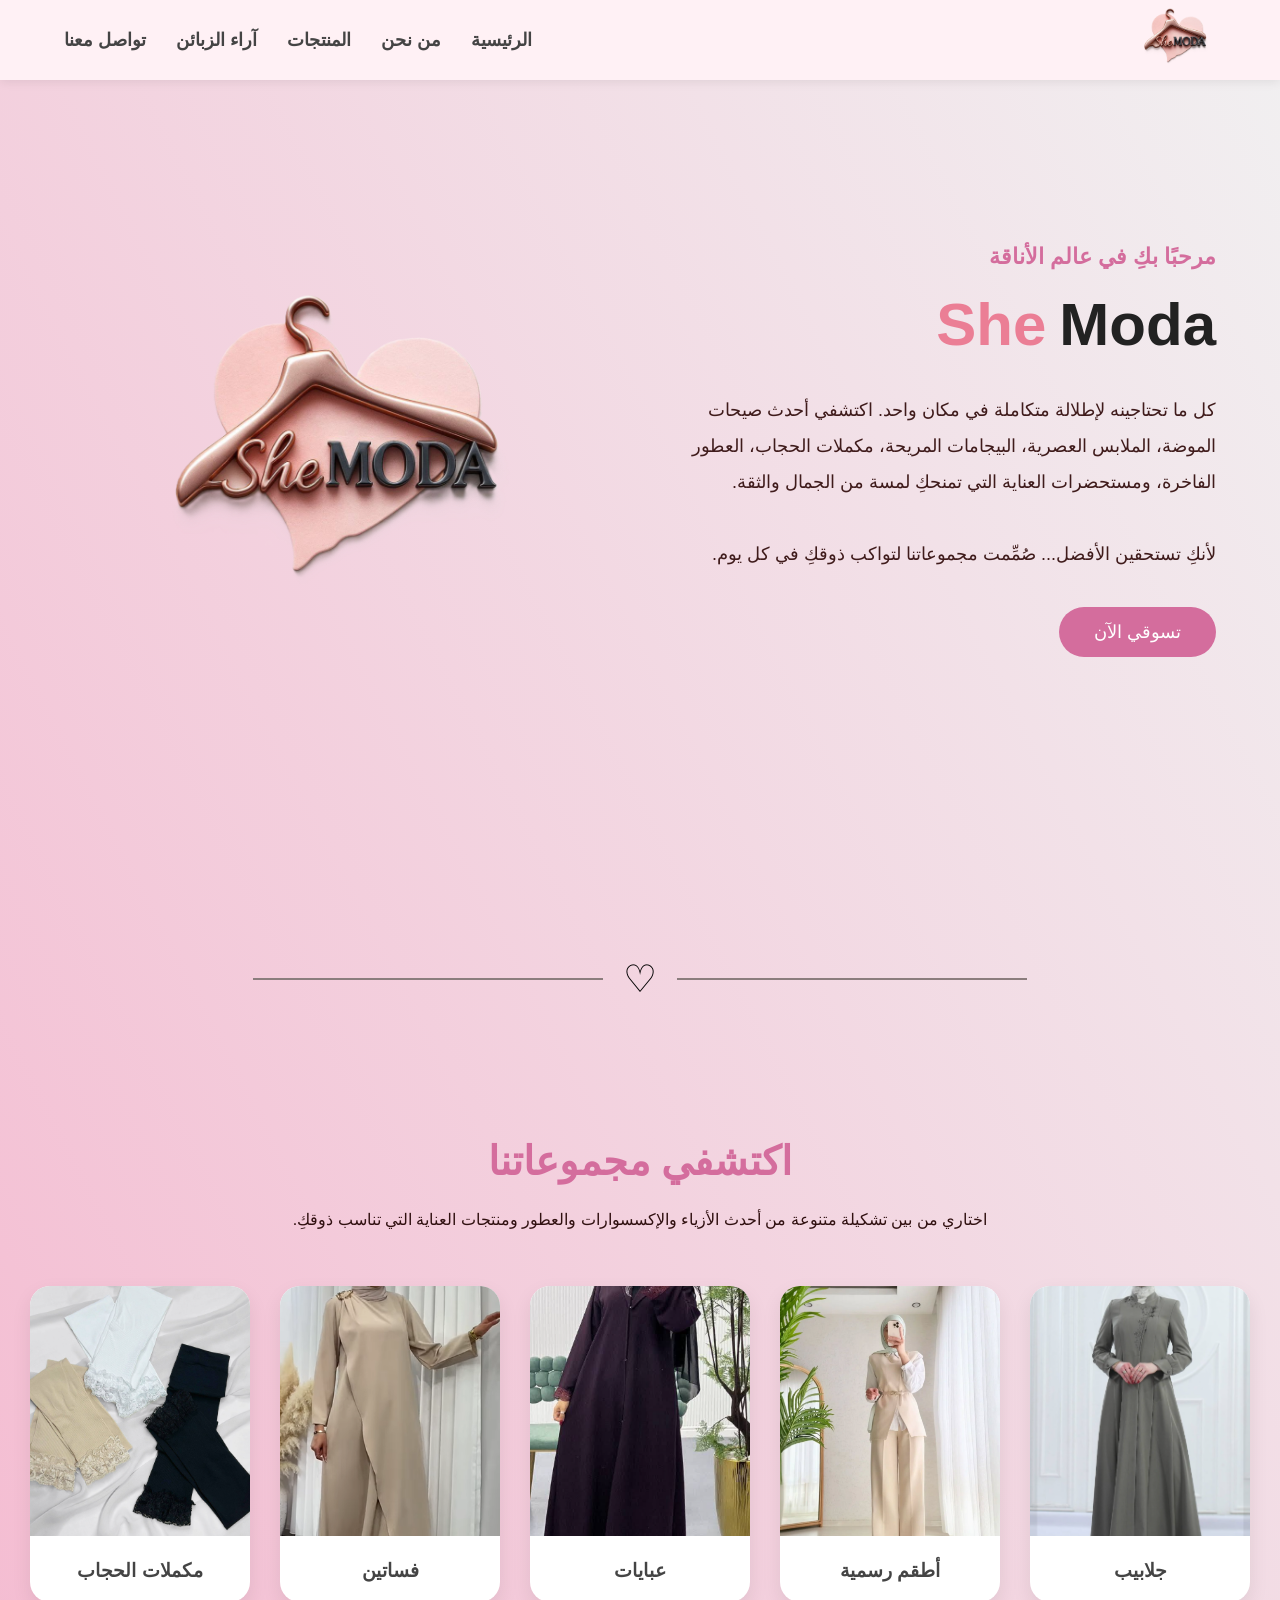
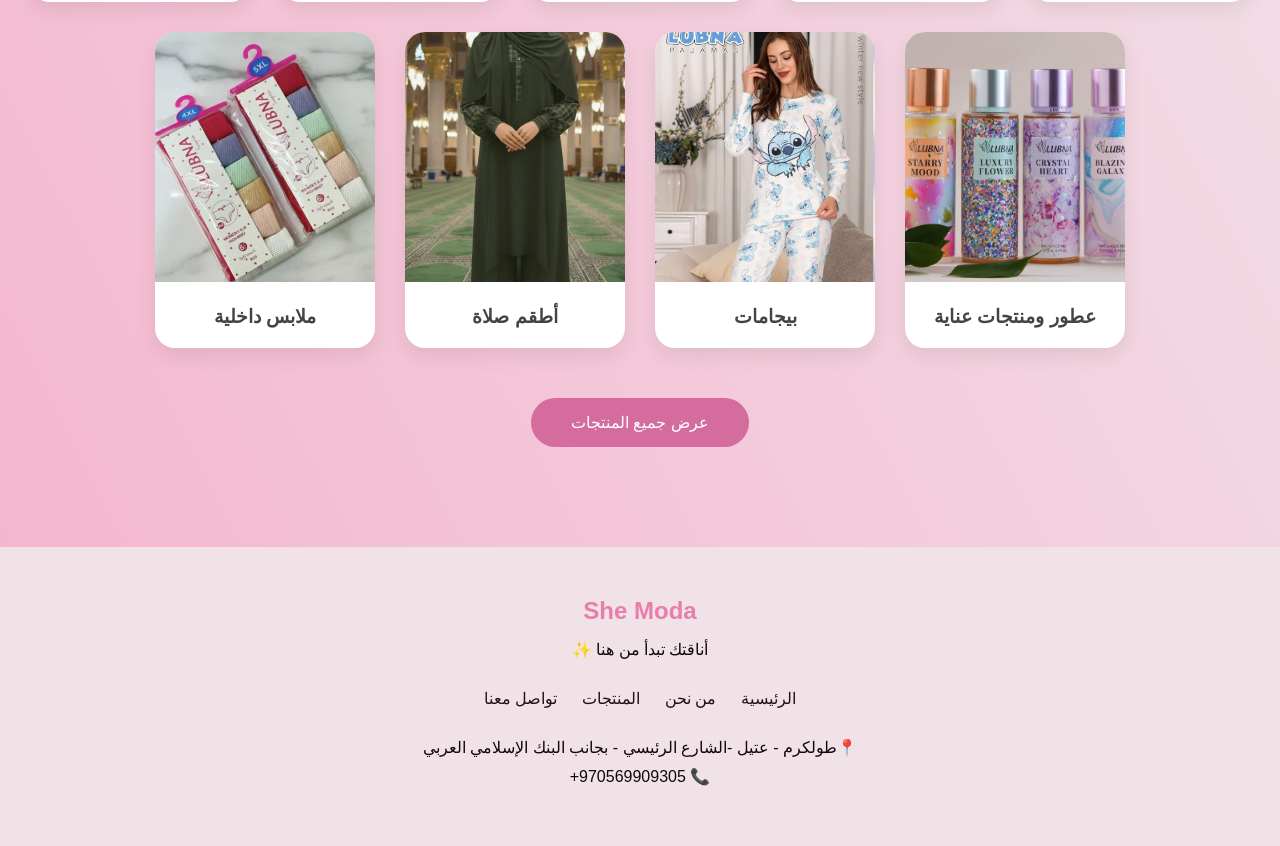
<file: index.html>
<!DOCTYPE html>
<html lang="ar" dir="rtl">
<head>
    <meta charset="UTF-8">
    <meta name="viewport" content="width=device-width, initial-scale=1.0">
    <title>she moda</title>
    <link rel="icon" type="image/png" href="Untitled.png">
    <link rel="stylesheet" href="style.css">
    <link rel="stylesheet" href="https://cdnjs.cloudflare.com/ajax/libs/font-awesome/6.5.2/css/all.min.css">
</head>
<body>

    <!-- Header -->
    <header>
        <nav class="container">
            <div class="logo">
                <img src="Untitled.png" alt="Logo">
            </div>
           <div class="menu-btn" id="menu-btn">
    <i class="fas fa-bars"></i>
</div>

<ul id="menu">
                <li><a href="#Home">الرئيسية</a></li>
                <li><a href="about.html">من نحن</a></li>
                <li><a href="products.html">المنتجات</a></li>
                <li><a href="customers.html">آراء الزبائن</a></li>
                <li><a href="contact.html">تواصل معنا</a></li>
            </ul>

        </nav>
    </header>

    <!-- Home -->

    <section id="Home" class="container">

        <div class="text">

            <h4>مرحبًا بكِ في عالم الأناقة</h4>

            <h1 class="brand-name">
    <span class="pink">She</span>
    <span class="black">Moda</span>
</h1>

            <p>
                كل ما تحتاجينه لإطلالة متكاملة في مكان واحد.
                اكتشفي أحدث صيحات الموضة، الملابس العصرية،
                البيجامات المريحة، مكملات الحجاب، العطور الفاخرة،
                ومستحضرات العناية التي تمنحكِ لمسة من الجمال والثقة.
                <br><br>
                لأنكِ تستحقين الأفضل...
                صُمِّمت مجموعاتنا لتواكب ذوقكِ في كل يوم.
            </p>

            <a href="products.html" class="btn">تسوقي الآن</a>

        </div>

        <div class="image">
            <img src="Untitled.png" alt="Fashion">
        </div>

    </section>

    <div class="divider">
    <span></span>
    <div class="heart">♡</div>
    <span></span>
</div>
    
    <section id="Categories">

    <h2 class="section-title">اكتشفي مجموعاتنا</h2>

    <p class="section-text">
        اختاري من بين تشكيلة متنوعة من أحدث الأزياء والإكسسوارات
        والعطور ومنتجات العناية التي تناسب ذوقكِ.
    </p>

    <div class="cards">

        <div class="card">
            <img src="جلباب.png" alt="">
            <h3>جلابيب</h3>
        </div>

        <div class="card">
            <img src="طقم.png" alt="">
            <h3>أطقم رسمية</h3>
        </div>

        <div class="card">
            <img src="عباية.png" alt="">
            <h3>عبايات</h3>
        </div>

        <div class="card">
            <img src="فستان.png" alt="">
            <h3>فساتين</h3>
        </div>

        <div class="card">
            <img src="معاصم.png" alt="">
            <h3>مكملات الحجاب</h3>
        </div>

        <div class="card">
            <img src="عطر.png" alt="">
            <h3>عطور ومنتجات عناية</h3>
        </div>

        <div class="card">
            <img src="بيجامة.png" alt="">
            <h3>بيجامات</h3>
        </div>

        <div class="card">
            <img src="اطقم صلاة.png" alt="">
            <h3>أطقم صلاة</h3>
        </div>

        <div class="card">
            <img src="ملابس داخلية.png" alt="">
            <h3>ملابس داخلية</h3>
        </div>
    </div>

    <a href="products.html" class="shop-btn">
        عرض جميع المنتجات
    </a>

</section>

<footer>

    <div class="footer-content">

        <h2>She Moda</h2>

        <p>أناقتك تبدأ من هنا ✨</p>

        <ul>

            <li><a href="#Home">الرئيسية</a></li>

            <li><a href="about.html">من نحن</a></li>

            <li><a href="products.html">المنتجات</a></li>

            <li><a href="contact.html">تواصل معنا</a></li>

        </ul>

        <p>📍طولكرم - عتيل -الشارع الرئيسي - بجانب البنك الإسلامي العربي</p>
        <p>📞 970569909305+ </p>

    </div>

</footer>
<script src="script.js"></script>
</body>
</html>
</file>
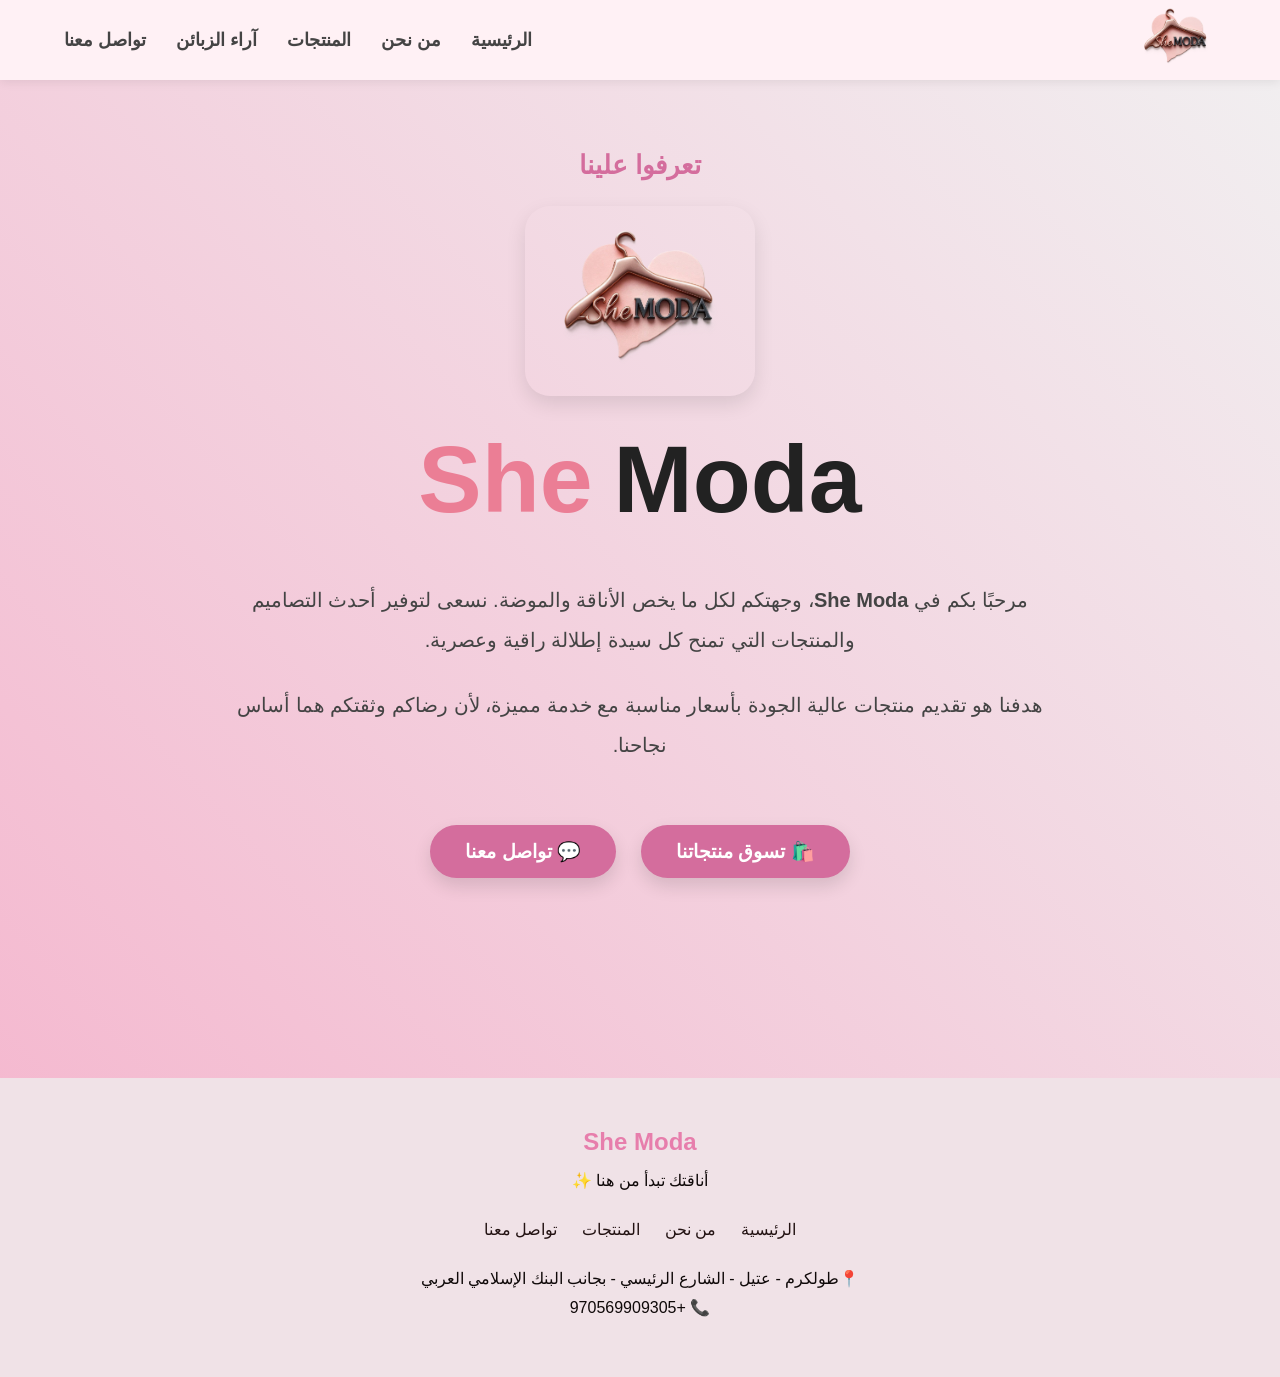
<file: about.html>
<!DOCTYPE html>
<html lang="ar" dir="rtl">

<head>

    <meta charset="UTF-8">
    <meta name="viewport" content="width=device-width, initial-scale=1.0">

    <title>من نحن | She Moda</title>
    <link rel="icon" type="image/png" href="Untitled.png">

    <link rel="stylesheet" href="style.css">
<link rel="stylesheet" href="https://cdnjs.cloudflare.com/ajax/libs/font-awesome/6.5.2/css/all.min.css">
</head>

<body>

<header>

    <nav class="container">

        <div class="logo">

            <img src="Untitled.png" alt="Logo">

        </div>
<div class="menu-btn" id="menu-btn">
    <i class="fas fa-bars"></i>
</div>

<ul id="menu">
            <li><a href="index.html">الرئيسية</a></li>
            <li><a href="about.html">من نحن</a></li>
            <li><a href="products.html">المنتجات</a></li>
            <li><a href="customers.html">آراء الزبائن</a></li>
            <li><a href="contact.html">تواصل معنا</a></li>

        </ul>

    </nav>

</header>


<section class="about-page container">

    <h4>تعرفوا علينا</h4>

    <img src="Untitled.png" alt="She Moda" class="about-image">

    <h1 class="brand-name">

        <span class="pink">She</span>

        <span class="black">Moda</span>

    </h1>

    <p>

        مرحبًا بكم في <strong>She Moda</strong>،

        وجهتكم لكل ما يخص الأناقة والموضة.

        نسعى لتوفير أحدث التصاميم والمنتجات
        التي تمنح كل سيدة إطلالة راقية وعصرية.

    </p>

    <p>

        هدفنا هو تقديم منتجات عالية الجودة
        بأسعار مناسبة مع خدمة مميزة،
        لأن رضاكم وثقتكم هما أساس نجاحنا.

    </p>

    <div class="about-buttons">

    <a href="products.html" class="about-btn">
        🛍️ تسوق منتجاتنا
    </a>

    <a href="contact.html" class="about-btn">
        💬 تواصل معنا
    </a>

</div>
</section>


<footer>

    <div class="footer-content">

        <h2>She Moda</h2>

        <p>أناقتك تبدأ من هنا ✨</p>

        <ul>

            <li><a href="index.html">الرئيسية</a></li>
            <li><a href="about.html">من نحن</a></li>
            <li><a href="products.html">المنتجات</a></li>
            <li><a href="contact.html">تواصل معنا</a></li>

        </ul>

        <p>📍طولكرم - عتيل - الشارع الرئيسي - بجانب البنك الإسلامي العربي</p>

        <p>📞 +970569909305</p>

    </div>

</footer>
<script src="script.js"></script>
</body>

</html>
</file>
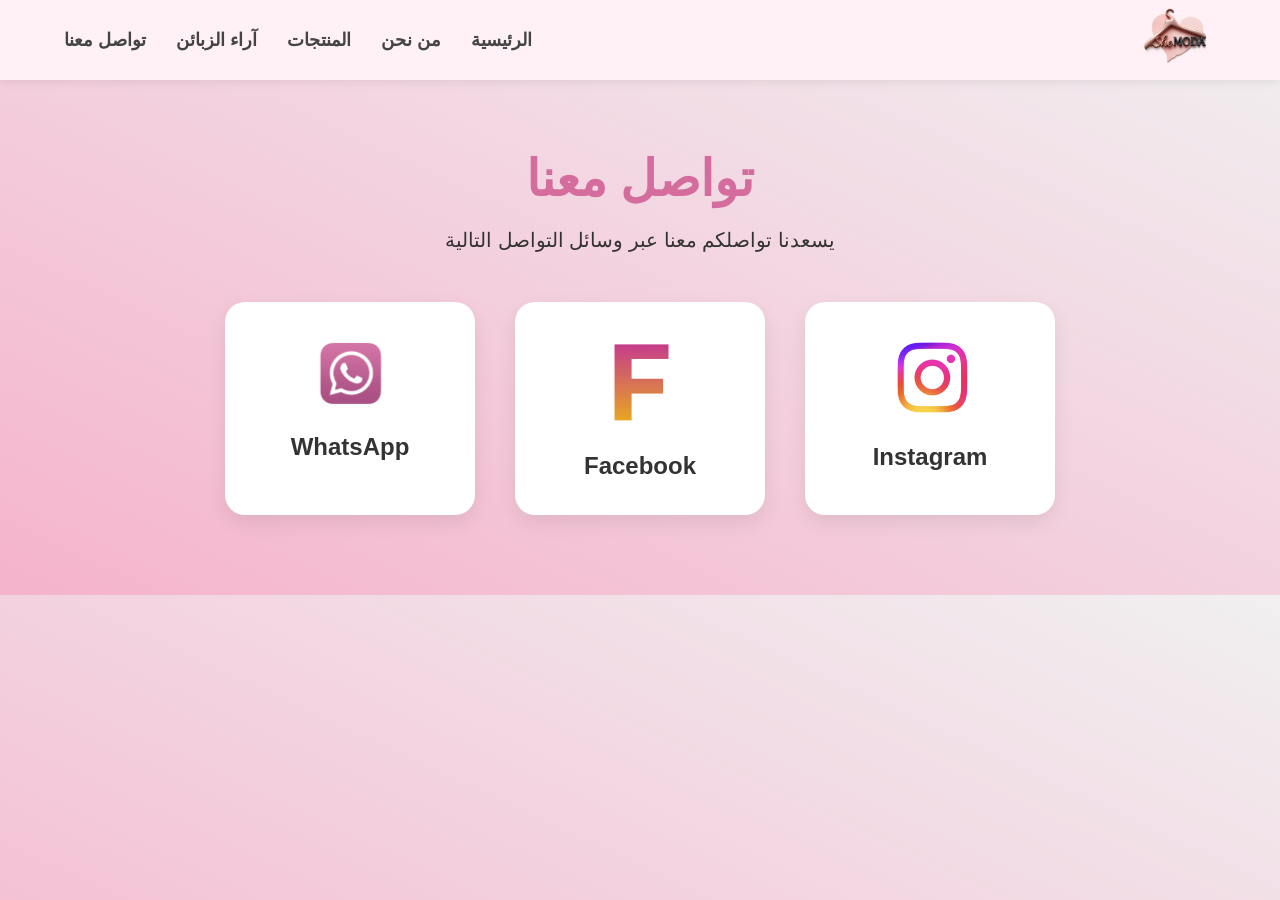
<file: contact.html>
<!DOCTYPE html>
<html lang="ar" dir="rtl">

<head>

    <meta charset="UTF-8">
    <meta name="viewport" content="width=device-width, initial-scale=1.0">

    <title> تواصل معنا | She Moda</title>
    <link rel="icon" type="image/png" href="Untitled.png">

    <link rel="stylesheet" href="style.css">
<link rel="stylesheet" href="https://cdnjs.cloudflare.com/ajax/libs/font-awesome/6.5.2/css/all.min.css">
</head>

<body>

<header>

    <nav class="container">

        <div class="logo">

            <img src="Untitled.png" alt="Logo">

        </div>
<div class="menu-btn" id="menu-btn">
    <i class="fas fa-bars"></i>
</div>

<ul id="menu">
            <li><a href="index.html">الرئيسية</a></li>
            <li><a href="about.html">من نحن</a></li>
            <li><a href="products.html">المنتجات</a></li>
            <li><a href="customers.html">آراء الزبائن</a></li>
            <li><a href="contact.html">تواصل معنا</a></li>

        </ul>

    </nav>

</header>
<section class="contact-page container">

    <h1>تواصل معنا</h1>

    <p class="contact-text">
        يسعدنا تواصلكم معنا عبر وسائل التواصل التالية
    </p>

    <div class="social-cards">

        <a href="https://www.instagram.com/she.moda.group?igsh=OG0wYmNodDY1dnM=" target="_blank" class="social-card">

            <img src="instagram.png" alt="Instagram">

            <h3>Instagram</h3>

        </a>

        <a href="https://www.facebook.com/She.Moda.Group/photos" target="_blank" class="social-card">

            <img src="facebook.png" alt="Facebook">

            <h3>Facebook</h3>

        </a>

        <a href="https://api.whatsapp.com/send?phone=%2B970569909305&token=eyJhbGciOiJFUzI1NiIsInR5cCI6IkpXVCIsImtpZCI6IjEyNSJ9.[base64].u3F3E8MewkJwx2NNceVgbL-HNAmA8Y5CCBjPDlzE9UhqcDaIs8OXhRFOFUPEd1BvoHDDCs4w7HpSyFc81YOrUg&fbclid=IwY2xjawS8xJpleHRuA2FlbQIxMABicmlkETE1SkNiNmRrS1BybXBEdFlxc3J0YwZhcHBfaWQQMjIyMDM5MTc4ODIwMDg5MgABHiJ0N8XbLPL49u-ZOIJgEOUvhKcHMmBLAdCSk5gRMd-gA6bZqy2-h3lwemlQ_aem_nci45s3Pz2p_QR6BsUehBA" target="_blank" class="social-card">

            <img src="whatsapp.png" alt="WhatsApp">

            <h3>WhatsApp</h3>

        </a>


    </div>

</section>
<script src="script.js"></script>
</body>
</html>
</file>
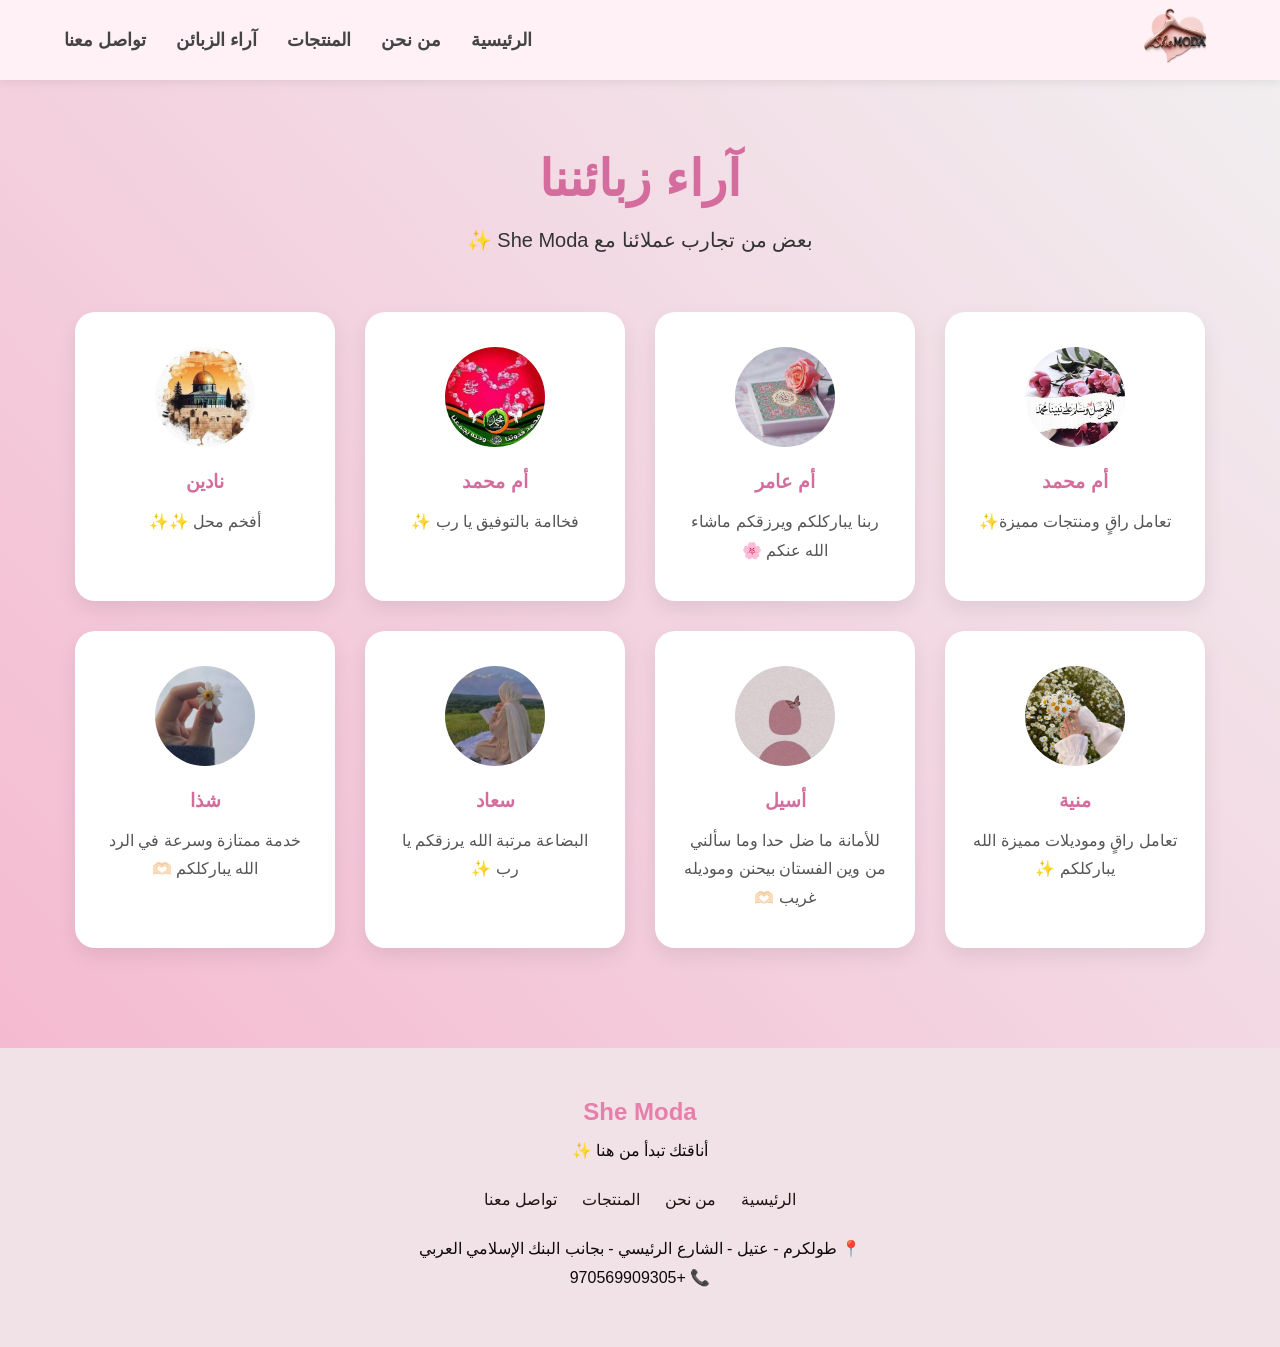
<file: customers.html>
<!DOCTYPE html>
<html lang="ar" dir="rtl">

<head>

    <meta charset="UTF-8">
    <meta name="viewport" content="width=device-width, initial-scale=1.0">

    <title>آراء الزبائن | She Moda</title>
    <link rel="icon" type="image/png" href="Untitled.png">

    <link rel="stylesheet" href="style.css">
<link rel="stylesheet" href="https://cdnjs.cloudflare.com/ajax/libs/font-awesome/6.5.2/css/all.min.css">
</head>

<body>


<header>

    <nav class="container">

        <div class="logo">
            <img src="Untitled.png" alt="Logo">
        </div>
<div class="menu-btn" id="menu-btn">
    <i class="fas fa-bars"></i>
</div>

<ul id="menu">

            <li><a href="index.html">الرئيسية</a></li>
            <li><a href="about.html">من نحن</a></li>
            <li><a href="products.html">المنتجات</a></li>
            <li><a href="customers.html">آراء الزبائن</a></li>
            <li><a href="contact.html">تواصل معنا</a></li>

        </ul>

    </nav>

</header>



<section class="customers-page container">

    <h1>آراء زبائننا</h1>

    <p class="customers-intro">
        بعض من تجارب عملائنا مع She Moda ✨
    </p>


    <div class="customer-cards">


        <div class="customer-card">

            <img src="ام محمد.png">

            <h3>أم محمد</h3>

            <p> 
                تعامل راقٍ ومنتجات مميزة✨
        </p>
               

        </div>



        <div class="customer-card">

            <img src="ام عامر.png">

            <h3>أم عامر</h3>

            <p>
ربنا يباركلكم ويرزقكم ماشاء الله عنكم    🌸         </p>

        </div>



        <div class="customer-card">

            <img src="ام محمدد.png">

            <h3>أم محمد</h3>

            <p>
فخاامة بالتوفيق يا رب   ✨          </p>

        </div>



        <div class="customer-card">

            <img src="ام الاسيد.png">

            <h3> نادين</h3>

            <p>
أفخم محل    ✨✨         </p>

        </div>



        <div class="customer-card">

            <img src="منية.png">

            <h3>منية</h3>

            <p>
                تعامل راقٍ وموديلات مميزة
                الله يباركلكم  ✨
            </p>

        </div>



        <div class="customer-card">

            <img src="سعاد.png">

            <h3>أسيل</h3>

            <p>
للأمانة ما ضل حدا وما سألني من وين الفستان بيحنن وموديله غريب    🫶🏻         </p>

        </div>



        <div class="customer-card">

            <img src="شذا.png">

            <h3>سعاد</h3>

            <p>
البضاعة مرتبة الله يرزقكم يا رب      ✨       </p>

        </div>



        <div class="customer-card">

            <img src="اسيل.png">

            <h3>شذا</h3>

            <p>
                خدمة ممتازة وسرعة في الرد الله يباركلكم 🫶🏻
            </p>

        </div>


    </div>


</section>



<footer>

    <div class="footer-content">

        <h2>She Moda</h2>

        <p>أناقتك تبدأ من هنا ✨</p>

        <ul>

            <li><a href="index.html">الرئيسية</a></li>

            <li><a href="about.html">من نحن</a></li>

            <li><a href="products.html">المنتجات</a></li>

            <li><a href="contact.html">تواصل معنا</a></li>

        </ul>

        <p>📍 طولكرم - عتيل - الشارع الرئيسي - بجانب البنك الإسلامي العربي</p>

        <p>📞 +970569909305</p>

    </div>

</footer>

<script src="script.js"></script>
</body>

</html>
</file>
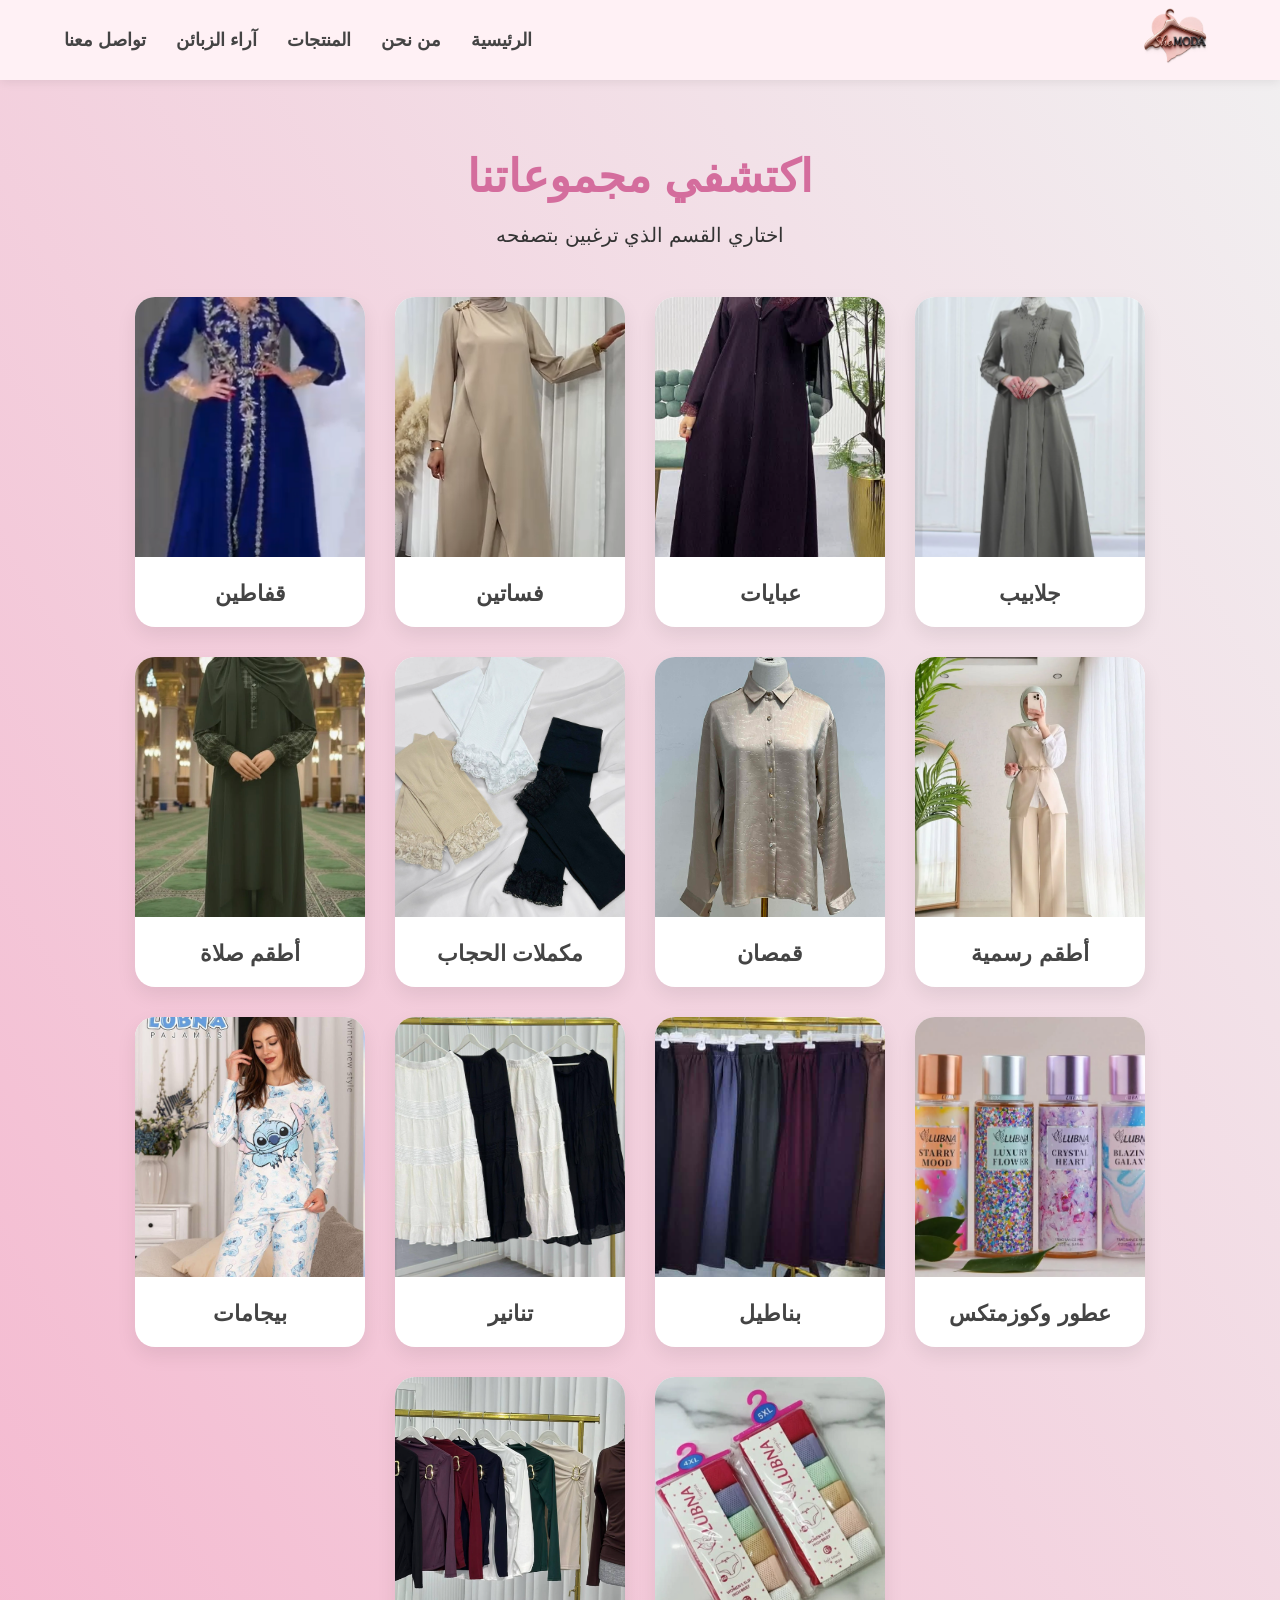
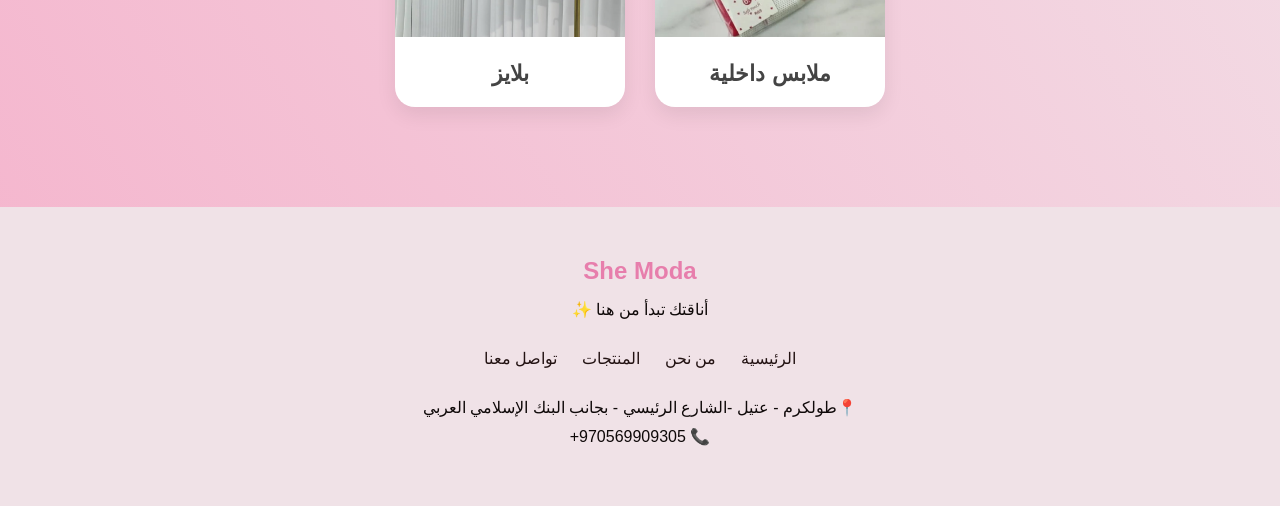
<file: products.html>
<!DOCTYPE html>
<html lang="ar" dir="rtl">

<head>

<meta charset="UTF-8">
<meta name="viewport" content="width=device-width, initial-scale=1.0">

<title>المنتجات | She Moda</title>

<link rel="icon" type="image/png" href="Untitled.png">

<link rel="stylesheet" href="style.css">

<link rel="stylesheet" href="https://cdnjs.cloudflare.com/ajax/libs/font-awesome/6.5.2/css/all.min.css">

</head>


<body>


<!-- Header -->

<header>

<nav class="container">


<div class="logo">

<img src="Untitled.png" alt="Logo">

</div>


<div class="menu-btn" id="menu-btn">

<i class="fas fa-bars"></i>

</div>



<ul id="menu">


<li>
<a href="index.html">الرئيسية</a>
</li>


<li>
<a href="about.html">من نحن</a>
</li>


<li>
<a href="products.html">المنتجات</a>
</li>


<li>
<a href="customers.html">آراء الزبائن</a>
</li>


<li>
<a href="contact.html">تواصل معنا</a>
</li>


</ul>


</nav>

</header>




<!-- Products -->

<section class="products-page container">


<h1 class="products-title">
اكتشفي مجموعاتنا
</h1>


<p class="products-description">

اختاري القسم الذي ترغبين بتصفحه

</p>



<div class="category-grid">



<div class="category-card" onclick="showCategory('jalabib')">

<img src="جلباب.png">

<h3>
جلابيب
</h3>

</div>



<div class="category-card" onclick="showCategory('abayat')">

<img src="عباية.png">

<h3>
عبايات
</h3>

</div>


<div class="category-card" onclick="showCategory('dresses')">

<img src="فستان.png">

<h3>
فساتين
</h3>

</div>


<div class="category-card" onclick="showCategory('caftan')">

<img src="قفطان.png">

<h3>
قفاطين
</h3>

</div>



<div class="category-card" onclick="showCategory('formal-sets')">

<img src="طقم.png">

<h3>
أطقم رسمية
</h3>

</div>



<div class="category-card" onclick="showCategory('SHIRT')">
<img src="1 (21).jpg">

<h3>
قمصان
</h3>

</div>



<div class="category-card" onclick="showCategory('hijab-accessories')">
    <img src="معاصم.png">
    <h3>مكملات الحجاب</h3>
</div>



<div class="category-card" onclick="showCategory('prayer-sets')">

<img src="اطقم صلاة.png">

<h3>
أطقم صلاة
</h3>

</div>



<div class="category-card" onclick="showCategory('beauty')">

<img src="عطر.png">

<h3>
عطور وكوزمتكس
</h3>

</div>


<div class="category-card" onclick="showCategory('pants')">

<img src="بنطلون.png">

<h3>
بناطيل
</h3>

</div>

<div class="category-card" onclick="showCategory('skirts')">

<img src="تنورة.png">

<h3>
تنانير
</h3>

</div>


<div class="category-card">

<img src="بيجامة.png">

<h3>
بيجامات
</h3>

</div>



<div class="category-card" onclick="showCategory('underwear')">
    <img src="ملابس داخلية.png">
    <h3>ملابس داخلية</h3>
</div>

<div class="category-card">
    <img src="بلوزة.png">
    <h3>بلايز </h3>
</div>


</div>


</section>
<section id="formal-sets" class="products-section container">


<button class="back-btn" onclick="backToCategories()">
← العودة للأقسام
</button>


<h2 class="section-title">
الأطقم الرسمية
</h2>



<div class="product-grid">



<div class="product-card">


<img src="طقم1.png" alt="طقم رسمي">


<h3>
طقم رسمي كلاسيك<br>
مقاسات من 38 - 42

</h3>


<h4>
150 شيكل
</h4>


</div>

<div class="product-card">


<img src="طقم2.png" alt="طقم رسمي">


<h3>
طقم رسمي كلاسيك<br>
مقاسات من 38 - 42</h3>

<h4>
150 شيكل
</h4>


</div>

<div class="product-card">


<img src="طقم3.png" alt="طقم رسمي">


<h3>
طقم رسمي كلاسيك<br>
مقاسات من 38 - 42</h3>



<div class="colors">



<span style="background:#634a39;"></span>

<span style="background:#e8d8c3;"></span>

<span style="background:#2d2052;"></span>


</div>



<h4>
150 شيكل
</h4>


</div>

<div class="product-card">


<img src="طقم4.png" alt="طقم رسمي">


<h3>
طقم رسمي راقي<br>
مقاسات من 38 - 42
</h3>



<h4>
150 شيكل
</h4>


</div>

<div class="product-card">


<img src="طقم5.jpg" alt="طقم رسمي">


<h3>
طقم رسمي راقي<br>
مقاسات من 38 - 42
</h3>



<h4>
150 شيكل
</h4>


</div>

<div class="product-card">


<img src="طقم6.jpg" alt="طقم رسمي">


<h3>
طقم رسمي راقي<br>
مقاسات من 38 - 42
</h3>



<h4>
150 شيكل
</h4>


</div>

<div class="product-card">


<img src="طقم7.jpg" alt="طقم رسمي">


<h3>
طقم رسمي راقي<br>
مقاسات من 38 - 42
</h3>



<h4>
150 شيكل
</h4>


</div>

<div class="product-card">


<img src="طقم8.jpg" alt="طقم رسمي">


<h3>
طقم رسمي راقي<br>
مقاسات من 38 - 42
</h3>



<h4>
150 شيكل
</h4>


</div>

<div class="product-card">


<img src="طقم مزخرف.png" alt="طقم رسمي">


<h3>
طقم مزخرف راقي<br>
مقاسات من 38 - 42
</h3>



<h4>
150 شيكل
</h4>


</div>

</div>


</section>


<section id="SHIRT" class="products-section container">


<button class="back-btn" onclick="backToCategories()">
← العودة للأقسام
</button>


<h2 class="section-title">
قمصان</h2>



<div class="product-grid">



<div class="product-card">
<img src="1 (5).jpg">
<h3>قميص هادئ</h3>
<h4>
60 شيكل
</h4>
</div>

<div class="product-card">
<img src="1 (8).jpg">
<h3>قميص هادئ</h3>
<h4>
60 شيكل
</h4>
</div>

<div class="product-card">
<img src="1 (22).jpg">
<h3>قميص هادئ</h3>
<h4>
45 شيكل
</h4>
</div>

<div class="product-card">
<img src="1 (7).jpg">
<h3>قميص هادئ</h3>
<h4>
45 شيكل
</h4>
</div>

<div class="product-card">
<img src="1 (20).jpg">
<h3>قميص هادئ</h3>
<h4>
45 شيكل
</h4>
</div>

<div class="product-card">
<img src="1 (25).jpg">
<h3>قميص هادئ</h3>
<h4>
35 شيكل
</h4>
</div>

<div class="product-card">
<img src="1 (6).jpg">
<h3>قميص هادئ</h3>
<h4>
35 شيكل
</h4>
</div>

<div class="product-card">
<img src="1 (9).jpg">
<h3>قميص هادئ</h3>
<h4>
80 شيكل
</h4>
</div>

<div class="product-card">
<img src="1 (24).jpg">
<h3>قميص هادئ</h3>
<h4>
80 شيكل
</h4>
</div>

<div class="product-card">
<img src="1 (17).jpg">
<h3>قميص هادئ</h3>
<h4>
80 شيكل
</h4>
</div>

<div class="product-card">
<img src="2 (2).jpg">
<h3>قميص هادئ</h3>
<h4>
80 شيكل
</h4>
</div>

<div class="product-card">
<img src="1 (4).jpg">
<h3>قميص هادئ</h3>
<h4>
80 شيكل
</h4>
</div>

<div class="product-card">
<img src="1 (12).jpg">
<h3>قميص هادئ</h3>
<h4>
80 شيكل
</h4>
</div>

<div class="product-card">
<img src="1 (27).jpg">
<h3>قميص هادئ</h3>
<h4>
80 شيكل
</h4>
</div>

<div class="product-card">
<img src="1 (1).jpg">
<h3>قميص هادئ</h3>
<h4>
80 شيكل
</h4>
</div>

<div class="product-card">
<img src="1 (10).jpg">
<h3>قميص هادئ</h3>
<h4>
80 شيكل
</h4>
</div>

<div class="product-card">
<img src="1 (2).jpg">
<h3>قميص هادئ</h3>
<h4>
80 شيكل
</h4>
</div>

<div class="product-card">
<img src="1 (19).jpg">
<h3>قميص هادئ</h3>
<h4>
80 شيكل
</h4>
</div>

<div class="product-card">
<img src="3.jpg">
<h3>قميص هادئ</h3>
<h4>
80 شيكل
</h4>
</div>

<div class="product-card">
<img src="1 (16).jpg">
<h3>قميص هادئ</h3>
<h4>
80 شيكل
</h4>
</div>

<div class="product-card">
<img src="1 (11).jpg">
<h3>قميص هادئ</h3>
<h4>
80 شيكل
</h4>
</div>

<div class="product-card">
<img src="1 (26).jpg">
<h3>قميص هادئ</h3>
<h4>
80 شيكل
</h4>
</div>

<div class="product-card">
<img src="2 (1).jpg">
<h3>قميص هادئ</h3>
<h4>
80 شيكل
</h4>
</div>

<div class="product-card">
<img src="1 (23).jpg">
<h3>قميص هادئ</h3>
<h4>
80 شيكل
</h4>
</div>

<div class="product-card">
<img src="2 (3).jpg">
<h3>قميص هادئ</h3>
<h4>
80 شيكل
</h4>
</div>

<div class="product-card">
<img src="1 (3).jpg">
<h3>قميص هادئ</h3>
<h4>
80 شيكل
</h4>
</div>

<div class="product-card">
<img src="1 (12).jpg">
<h3>قميص هادئ</h3>
<h4>
80 شيكل
</h4>
</div>

<div class="product-card">
<img src="1 (15).jpg">
<h3>قميص هادئ</h3>
<h4>
80 شيكل
</h4>
</div>

<div class="product-card">
<img src="1 (13).jpg">
<h3>قميص هادئ</h3>
<h4>
80 شيكل
</h4>
</div>

<div class="product-card">
<img src="1 (21).jpg">
<h3>قميص هادئ</h3>
<h4>
80 شيكل
</h4>
</div>

<div class="product-card">
<img src="1 (14).jpg">
<h3>قميص هادئ</h3>
<h4>
80 شيكل
</h4>
</div>

<div class="product-card">
<img src="1 (18).jpg">
<h3>قميص هادئ</h3>
<h4>
80 شيكل
</h4>
</div>

</div>


</section>



















<section id="prayer-sets" class="products-section container">


<button class="back-btn" onclick="backToCategories()">
← العودة للأقسام
</button>


<h2 class="section-title">
أطقم الصلاة
</h2>



<div class="product-grid">



<div class="product-card">

<img src="اطقم صلاة.png">


<h3>
طقم صلاة راقي
</h3>


<div class="colors">

<span style="background:#284632;"></span>

<span style="background:#0f0e0b;"></span>

</div>


<h4>
35 شيكل
</h4>


</div>




<div class="product-card">

<img src=" صلاة2.png">


<h3>
طقم صلاة فاخر
</h3>



<h4>
35 شيكل
</h4>


</div>





<div class="product-card">

<img src=" صلاة3.png">


<h3>
طقم صلاة مطرز
</h3>


<h4>
35 شيكل
</h4>


</div>





<div class="product-card">

<img src="صلاة1.png">


<h3>
طقم صلاة لايكرا
</h3>


<div class="colors">

<span style="background:#2b2f5e;"></span>

<span style="background:#521e32;"></span>

<span style="background:#e5c9b3;"></span>

<span style="background:#371f3f;"></span>

<span style="background:#100913;"></span>

</div>


<h4>
35 شيكل
</h4>


</div>



</div>


</section>

<section id="caftan" class="products-section container">


<button class="back-btn" onclick="backToCategories()">
← العودة للأقسام
</button>


<h2 class="section-title">
قفاطين
</h2>


<div class="product-grid">


<div class="product-card">


<img src="قفطان.png">


<h3>
قفطان مغربي فاخر<br>
المقاسات من 42 - 48
</h3>


<div class="colors">

<span style="background:#3412ad;"></span>

<span style="background:#f3f2f0;"></span>

</div>


<h4>
350 شيكل
</h4>


</div>


</div>


</section>

<section id="pants" class="products-section container">


<button class="back-btn" onclick="backToCategories()">
← العودة للأقسام
</button>


<h2 class="section-title">
بناطيل
</h2>


<div class="product-grid">


<div class="product-card">


<img src="بنطلون.png">


<h3>
بنطال أنيق
</h3>


<div class="colors">

<span style="background:#000;"></span>

<span style="background:#311c08;"></span>

<span style="background:#476b8d;"></span>

<span style="background:#471a2d;"></span>

<span style="background:#383637;"></span>

<span style="background:#3b1742;"></span>

<span style="background:#6e432f;"></span>

</div>


<h4>
80 شيكل
</h4>


</div>


</div>


</section>

<section id="skirts" class="products-section container">


<button class="back-btn" onclick="backToCategories()">
← العودة للأقسام
</button>


<h2 class="section-title">
تنانير
</h2>


<div class="product-grid">


<div class="product-card">


<img src="تنورة.png">


<h3>
تنورة عصرية
</h3>


<div class="colors">

<span style="background:#000;"></span>

<span style="background:#eee;"></span>

</div>


<h4>
90 شيكل
</h4>


</div>


</div>


</section>

<section id="abayat" class="products-section container">


<button class="back-btn" onclick="backToCategories()">
← العودة للأقسام
</button>


<h2 class="section-title">
العبايات
</h2>



<div class="product-grid">



<div class="product-card">

<img src="عباية1.png">

<h3>
عباية كلاسيك
</h3>


<h4>
150 شيكل
</h4>

</div>




<div class="product-card">

<img src="عباية.png">

<h3>
عباية فاخرة
</h3>


<h4>
150 شيكل
</h4>

</div>





<div class="product-card">

<img src="عباية3.png">

<h3>
عباية ناعمة
</h3>

<h4>
150 شيكل
</h4>

</div>





<div class="product-card">

<img src="عباية4.png">

<h3>
عباية عملية
</h3>


<h4>
150 شيكل
</h4>

</div>





<div class="product-card">

<img src="عباية5.png">

<h3>
عباية مميزة
</h3>

<h4>
150 شيكل
</h4>

</div>





<div class="product-card">

<img src="عباية6.png">

<h3>
عباية ملكية
</h3>

<h4>
150 شيكل
</h4>

</div>





<div class="product-card">

<img src="عباية2.png">

<h3>
عباية راقية
</h3>


<h4>
150 شيكل
</h4>

</div>

<div class="product-card">

<img src="عباية7.png">

<h3>
عباية راقية
</h3>

<div class="colors">


<span style="background:#442e22;"></span>

<span style="background:#3b0420;"></span>

<span style="background:#332d27;"></span>

<span style="background:#8d788a;"></span>

<span style="background:#3f65e0;"></span>

<span style="background:#204e3b;"></span>

<span style="background:#2b2729;"></span>

</div>


<h4>
150 شيكل
</h4>

</div>


</div>


</section>

<section id="dresses" class="products-section container">


<button class="back-btn" onclick="backToCategories()">
← العودة للأقسام
</button>


<h2 class="section-title">
فساتين
</h2>



<div class="product-grid">


<div class="product-card">


<img src="فستان.png">


<h3>
فستان أنيق<br>
المقاسات من 1 - 5
</h3>



<h4>
250 شيكل
</h4>



</div>

<div class="product-card">
<img src="4.jpg">
<h3> فستان انيق</h3>
<h4>
120 شيكل
</h4>
</div>

<div class="product-card">


<img src="شاليه 1.png">


<h3>
فستان شاليه<br>
</h3>



<h4>
80 شيكل
</h4>



</div>

<div class="product-card">


<img src="شاليه2.png">


<h3>
فستان شاليه<br>
</h3>



<h4>
80 شيكل
</h4>



</div>
</div>


</section>

<section id="jalabib" class="products-section container">


<button class="back-btn" onclick="backToCategories()">
← العودة للأقسام
</button>


<h2 class="section-title">
جلابيب
</h2>



<div class="product-grid">


<div class="product-card">


<img src="جلباب1.png">


<h3>
جلباب أنيق<br>
المقاسات من 1 - 5
</h3>



<div class="colors">


<span style="background:#000;"></span>

<span style="background:#38210c;"></span>

<span style="background:#15363b;"></span>


</div>



<h4>
150 شيكل
</h4>



</div>


</div>


</section>

<section id="beauty" class="products-section container">

<button class="back-btn" onclick="backToCategories()">
← العودة للأقسام
</button>

<h2 class="section-title">
العطور والكوزمتكس
</h2>

<div class="product-grid">

<div class="product-card">
<img src="عطر0.png">
<h3>سبلاش للجسم</h3>
<h4>50 شيكل</h4>
</div>

<div class="product-card">
<img src="فوط.png">
<h3>فوط يومية نسائية</h3>
<h4>15 شيكل</h4>
</div>

<div class="product-card">
<img src="شفرات.png">
<h3>شفرات حلاقة للجسم</h3>
<h4>20 شيكل</h4>
</div>

<div class="product-card">
<img src="عطر3.png">
<h3>ليفة استحمام</h3>
<h4>12 شيكل</h4>
</div>

<div class="product-card">
<img src="عطر4.png">
<h3>كريم تفتيح للإبط</h3>
<h4>45 شيكل</h4>
</div>

<div class="product-card">
<img src="عطر1.png">
<h3>سبلاش لامع</h3>
<h4>55 شيكل</h4>
</div>

<div class="product-card">
<img src="مشط1.png">
<h3>مشط شعر</h3>
<h4>18 شيكل</h4>
</div>

<div class="product-card">
<img src="مشط.png">
<h3>مشط شعر</h3>
<h4>18 شيكل</h4>
</div>

<div class="product-card">
<img src="عطر5.png">
<h3>لوشن للجسم</h3>
<h4>40 شيكل</h4>
</div>

<div class="product-card">
<img src="عطر2.png">
<h3> كريم لليدين</h3>
<h4>00 شيكل</h4>
</div>

</div>

</section>

<section id="hijab-accessories" class="products-section container">

<button class="back-btn" onclick="backToCategories()">
← العودة للأقسام
</button>

<h2 class="section-title">
مكملات الحجاب
</h2>

<div class="product-grid">

<div class="product-card">
<img src="مكمل2.png">
<h3>قبة قمصان</h3>

<div class="colors">
<span style="background:#0f053f;"></span>
<span style="background:#fff;"></span>
</div>

<h4>35 شيكل</h4>
</div>


<div class="product-card">
<img src="مكمل6.png">
<h3>قبة قمصان</h3>



<h4>35 شيكل</h4>
</div>


<div class="product-card">
<img src="مكمل7.png">
<h3>قبة قمصان</h3>


<h4>35 شيكل</h4>
</div>


<div class="product-card">
<img src="مكمل5.png">
<h3>قميص تنورة</h3>

<div class="colors">
<span style="background:#000;"></span>
<span style="background:#fff;"></span>
</div>

<h4>35 شيكل</h4>
</div>


<div class="product-card">
<img src="معاصم.png">
<h3>معاصم</h3>

<div class="colors">
<span style="background:#000;"></span>
<span style="background:#fff;"></span>
<span style="background:#d8c3a5;"></span>

</div>

<h4>5 شيكل</h4>
</div>


<div class="product-card">
<img src="مكمل4.png">
<h3>معاصم</h3>

<div class="colors">
<span style="background:#000;"></span>
<span style="background:#f7f6f6;"></span>
</div>

<h4>5 شيكل</h4>
</div>


<div class="product-card">
<img src="مكمل1.png">
<h3>بيسك طويل</h3>

<div class="colors">
<span style="background:#000;"></span>
<span style="background:#fff;"></span>
</div>

<h4>35 شيكل</h4>
</div>


<div class="product-card">
<img src="مكمل3.png">
<h3>هاينيك بلوزة</h3>

<div class="colors">
<span style="background:#000;"></span>
<span style="background:#fff;"></span>
<span style="background:#d8c3a5;"></span>
</div>

<h4>35 شيكل</h4>
</div>

</div>

</section>

<section id="underwear" class="products-section container">

<button class="back-btn" onclick="backToCategories()">
← العودة للأقسام
</button>

<h2 class="section-title">
الملابس الداخلية
</h2>

<div class="product-grid">

<div class="product-card">
<img src="ملابس داخلية.png">
<h3>بكج كلوتات </h3>



<h4>35 شيكل</h4>
</div>


<div class="product-card">
<img src="داخلي1.png">
<h3>كلوتات </h3>



<h4>الواحد ب 10 والاثنان ب 15</h4>
</div>


<div class="product-card">
<img src="داخلي4.png">
<h3>كلوتات</h3>


<h4>الواحد ب 10 والاثنان ب 15</h4>
</div>


<div class="product-card">
<img src="داخلي5.png">
<h3>كلوتات </h3>


<h4>الواحد ب 10 والاثنان ب 15</h4>
</div>


<div class="product-card">
<img src="داخلي2png.png">
<h3> ستيان ليزر</h3>

<h4>15 شيكل</h4>
</div>


<div class="product-card">
<img src="داخلي3.png">
<h3>الشباح شيال عريض </h3>

<h4>15 شيكل</h4>
</div>


<div class="product-card">
<img src="داخلي6.png">
<h3>شباح شيال رفيع  </h3>


<h4>10 شيكل</h4>
</div>

</div>

</section>

<!-- Footer -->

<footer>


<div class="footer-content">


<h2>
She Moda
</h2>


<p>
أناقتك تبدأ من هنا ✨
</p>



<ul>


<li>
<a href="index.html">
الرئيسية
</a>
</li>


<li>
<a href="about.html">
من نحن
</a>
</li>


<li>
<a href="products.html">
المنتجات
</a>
</li>


<li>
<a href="contact.html">
تواصل معنا
</a>
</li>


</ul>



<p>
📍طولكرم - عتيل -الشارع الرئيسي - بجانب البنك الإسلامي العربي
</p>


<p>
📞 970569909305+
</p>



</div>


</footer>



<script src="script.js"></script>


</body>

</html>
</file>
<file: style.css>
@import url('https://fonts.googleapis.com/css2?family=Allura&display=swap');
*{
  margin:0;
    padding:0;
    box-sizing:border-box;
    font-family:'Cairo',sans-serif;
    scroll-behavior:smooth;
}

body{
    background:linear-gradient(to top right, #f5b3cc , #f1f0f1 );
    color:#333;
}

/* Container */

.container{
    width:90%;
    margin:auto;
}

/* Header */

header{
    width:100%;
    background:#fff1f5;
    box-shadow:0 2px 10px rgba(0,0,0,.08);
    position:fixed;
    top:0;
    right:0;
    z-index:1000;
}

nav{
    display:flex;
    justify-content:space-between;
    align-items:center;
    height:80px;
}

.logo img{
    width:80px;
    height:80px;
    border-radius:50%;
    object-fit:cover;
}

nav ul{
    display:flex;
    list-style:none;
    gap:30px;
}

nav ul li a{
    text-decoration:none;
    color:#444;
    font-size:18px;
    font-weight:600;
    transition:.3s;
}

nav ul li a:hover{
    color:#d46d9d;
}

/* Home */

#Home{
    display:flex;
    justify-content:space-between;
    align-items:center;
    min-height:100vh;
    gap:50px;
}

.text{
    flex:1;
}

.text h4{
    color:#d46d9d;
    font-size:22px;
}

.text h1{
    font-size:60px;
    margin:20px 0;
    color:#222;
}

.text p{
    font-size:18px;
    line-height:2;
    color:#3f1b1b;
    margin-bottom:35px;
}

.btn{
    display:inline-block;
    text-decoration:none;
    background:#d46d9d;
    color:white;
    padding:14px 35px;
    border-radius:30px;
    font-size:18px;
    transition:.3s;
}

.btn:hover{
    background:#b84f80;
}

.image{
    flex:1;
    text-align:center;
}

.image img{
    width:600%;
    max-width:500px;
    border-radius:20px;
}

/* Responsive */

@media(max-width:900px){

    #Home{
        flex-direction:column-reverse;
        text-align:center;
        padding-top:180px;
    }

    .text h1{
        font-size:45px;
    }

    .image img{
        width:90%;
    }

}

.brand-name{
    font-family:'Allura', cursive;
    font-size:95px;
}

.brand-name .pink{
    color:#eb7e95;
}

.brand-name .black{
    color:#222;
}

/*==========================
      Categories
==========================*/

#Categories{

    padding:100px 0;
    text-align:center;

}

.section-title{

    font-size:40px;
    color:#d46d9d;
    margin-bottom:20px;

}

.section-text{

    width:70%;
    margin:auto;
    color:#301010;
    line-height:2;
    margin-bottom:50px;

}

.cards{

    display:flex;
    justify-content:center;
    gap:30px;
    flex-wrap:wrap;

}

.card{

    width:220px;
    background:white;
    border-radius:20px;
    overflow:hidden;
    box-shadow:0 8px 20px rgba(0,0,0,.08);
    transition:.4s;

}

.card:hover{

    transform:translateY(-10px);

}

.card img{

    width:100%;
    height:250px;
    object-fit:cover;

}

.card h3{

    padding:20px;
    color:#444;

}

.shop-btn{

    display:inline-block;
    margin-top:50px;
    padding:15px 40px;
    background:#d46d9d;
    color:white;
    text-decoration:none;
    border-radius:30px;
    transition:.3s;

}

.shop-btn:hover{

    background:#b95083;

}

/*==========================
        Footer
==========================*/

footer{

    background:#f0e2e7;
    color:rgb(15, 9, 9);
    text-align:center;
    padding:50px 20px;

}

.footer-content h2{

    color:#e77eac;
    margin-bottom:15px;

}

.footer-content p{

    margin:10px 0;

}

.footer-content ul{

    display:flex;
    justify-content:center;
    gap:25px;
    list-style:none;
    margin:30px 0;

}

.footer-content ul a{

    color:rgb(34, 18, 18);
    text-decoration:none;
}

.footer-content ul a:hover{

    color:#c93667;
}

.divider {
    width: 85%;
    margin: 60px auto 40px;
    display: flex;
    align-items: center;
    justify-content: center;
    gap: 20px;
}

.divider span {
    height: 2px;
    background-color: #8b7d7d;
    flex: 1;
    max-width: 350px;
}

.heart {
    font-size: 38px;
    color: #000;
    line-height: 1;
    font-family: Arial, sans-serif;
}

/*=========================
        About Page
=========================*/

.about-page{

    padding-top:150px;
    padding-bottom:80px;

    text-align:center;

}

.about-page h4{

    color:#d46d9d;

    font-size:26px;

    margin-bottom:25px;

}

.about-image{

    width:230px;

    border-radius:25px;

    margin-bottom:25px;

    box-shadow:0 8px 20px rgba(0,0,0,.1);

}

.about-page p{

    width:75%;

    margin:25px auto;

    line-height:2;

    font-size:20px;

    color:#444;

}

.about-buttons{

    display:flex;

    justify-content:center;

    gap:25px;

    margin-top:60px;

    flex-wrap:wrap;

}

.about-btn{

    text-decoration:none;

    background:#d46d9d;

    color:white;

    padding:15px 35px;

    border-radius:40px;

    font-size:19px;

    font-weight:bold;

    transition:.3s;

    box-shadow:0 8px 18px rgba(0,0,0,.12);

}

.about-btn:hover{

    background:#b84f80;

    transform:translateY(-5px);

}

.about-buttons{

    display:flex;
    justify-content:center;
    gap:25px;
    flex-wrap:wrap;

    margin-top:60px;
    margin-bottom:120px;
}

/*=========================
      Contact Page
=========================*/

.contact-page{

    padding-top:150px;
    padding-bottom:80px;

    text-align:center;

}

.contact-page h1{

    font-size:50px;
    color:#d46d9d;

}

.contact-text{

    margin:20px auto 50px;
    width:70%;
    font-size:20px;

}

.social-cards{

    display:flex;
    justify-content:center;
    gap:40px;
    flex-wrap:wrap;

}

.social-card{

    width:250px;
    padding:35px;

    background:white;

    border-radius:20px;

    text-decoration:none;

    color:#333;

    box-shadow:0 8px 20px rgba(0,0,0,.08);

    transition:.35s;

}

.social-card:hover{

    transform:translateY(-10px);

}

.social-card img{

    width:90px;
    margin-bottom:20px;

}

.social-card h3{

    font-size:24px;

}

/*=========================
      Customers Page
=========================*/

.customers-page{

    padding-top:150px;
    padding-bottom:100px;

    text-align:center;

}


.customers-page h1{

    color:#d46d9d;

    font-size:50px;

    margin-bottom:20px;

}


.customers-intro{

    font-size:20px;

    margin-bottom:60px;

}



.customer-cards{

    display:flex;

    justify-content:center;

    flex-wrap:wrap;

    gap:30px;

}



.customer-card{

    width:260px;

    background:white;

    padding:35px 25px;

    border-radius:20px;

    box-shadow:0 8px 20px rgba(0,0,0,.08);

    transition:.3s;

}



.customer-card:hover{

    transform:translateY(-8px);

}



.customer-card img{

    width:100px;

    height:100px;

    border-radius:50%;

    object-fit:cover;

    margin-bottom:20px;

}



.customer-card h3{

    color:#d46d9d;

    margin-bottom:15px;

}



.customer-card p{

    line-height:1.8;

    color:#555;

}

/*=========================
        Mobile Menu
=========================*/

.menu-btn{

    display:none;

    font-size:28px;

    cursor:pointer;

    color:#d46d9d;

}


@media (max-width:768px){

    header{
        height:80px;
    }

    nav{
        height:80px;
        display:flex;
        justify-content:space-between;
        align-items:center;
    }

    .menu-btn{
        display:block;
        position:relative;
        z-index:2001;
    }

    .logo img{
        width:55px;
        height:55px;
    }

    nav ul{
        position:fixed;
        top:80px;
        left:0;
        right:0;
        width:100%;
        background:#fff1f5;
        display:none;
        flex-direction:column;
        text-align:center;
        padding:20px 0;
        box-shadow:0 10px 20px rgba(0,0,0,.1);
        z-index:2000;
    }

    nav ul.active{
        display:flex;
    }

    nav ul li{
        margin:15px 0;
    }

}

/*=========================
       Products Page
=========================*/


.products-page{

    padding-top:150px;
    padding-bottom:100px;

    text-align:center;

}


.products-title{

    color:#d46d9d;

    font-size:45px;

    margin-bottom:20px;

}


.products-description{

    font-size:20px;

    margin-bottom:50px;

}



.category-grid{

    display:flex;

    justify-content:center;

    flex-wrap:wrap;

    gap:30px;

}



.category-card{

    width:230px;

    background:white;

    border-radius:20px;

    overflow:hidden;

    cursor:pointer;

    box-shadow:0 8px 20px rgba(0,0,0,.08);

    transition:.3s;

}



.category-card:hover{

    transform:translateY(-10px);

}



.category-card img{

    width:100%;

    height:260px;

    object-fit:cover;

}



.category-card h3{

    padding:20px;

    color:#444;

    font-size:22px;

}

/*=========================
       Products Details
=========================*/


.products-section{

    display:none;

    padding-top:150px;

    padding-bottom:100px;

    text-align:center;

}



.back-btn{

    background:#d46d9d;

    color:white;

    border:none;

    padding:12px 30px;

    border-radius:30px;

    cursor:pointer;

    font-size:17px;

    margin-bottom:40px;

}



.product-grid{

    display:flex;

    justify-content:center;

    flex-wrap:wrap;

    gap:30px;

}



.product-card{

    width:280px;

    background:white;

    border-radius:20px;

    padding-bottom:20px;

    overflow:hidden;

    box-shadow:0 8px 20px rgba(0,0,0,.08);

}



.product-card img{

    width:100%;

    height:320px;

    object-fit:cover;

}



.product-card h3{

    margin:20px 0;

}



.colors{

    display:flex;

    justify-content:center;

    gap:10px;

}



.colors span{

    width:25px;

    height:25px;

    border-radius:50%;

    border:1px solid #ddd;

}



.product-card h4{

    margin-top:20px;

    color:#d46d9d;

    font-size:22px;

}
</file>
